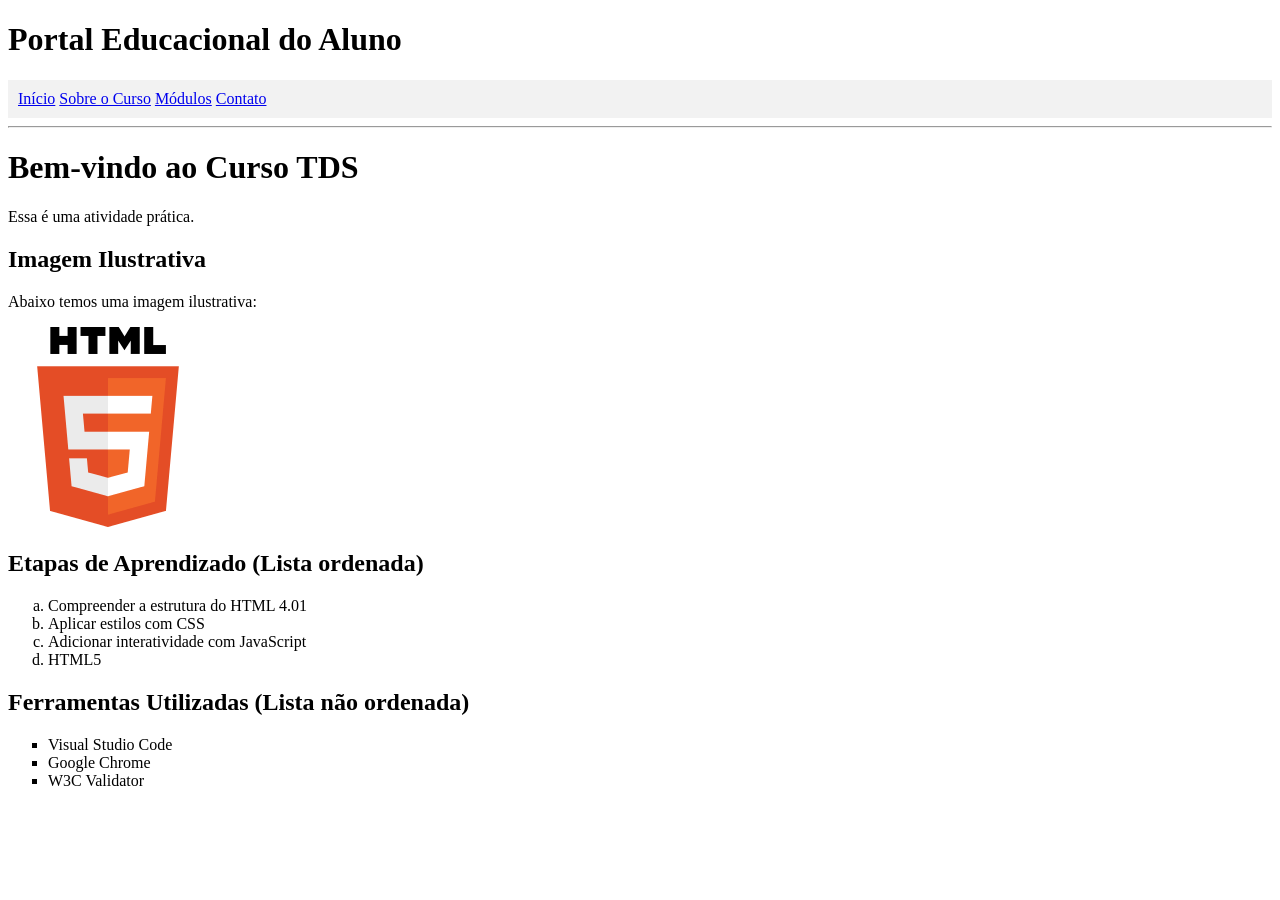
<file: Modulo_02/index.html>
<!DOCTYPE html>
<html lang="pt-BR">
<head>
    <meta charset="UTF-8">
    <meta name="viewport" content="width=device-width, initial-scale=1.0">
    <title> Atividade Prática</title>
</head>
<body>
    <!--TOPO E MENU DE NAVEGAÇÃO-->
    <div id="topo"> 
        <h1 style="font-size:20;">Portal Educacional do Aluno</h1>
        <div id="menu"style="background-color: #f2f2f2; padding: 10px;">
            <a href="#inicio">Início</a>
            <a href="#sobre">Sobre o Curso</a>
            <a href="#modulos">Módulos</a>
            <a href="#contato">Contato</a> 
        </div>
    </div>
    <hr>

    <div id="Conteudo">
        <h1>Bem-vindo ao Curso TDS</h1>
        <p>Essa é uma atividade prática.</p>

        <h2>Imagem Ilustrativa</h2>
        <p>Abaixo temos uma imagem ilustrativa:</p>
        <img src="/Modulo_02/Imangem/HTML5.png" alt="HTML5" width="200" title="HTML5">
    </div>

    <h2>Etapas de Aprendizado (Lista ordenada)</h2>
    <ol type="a">
        <li>Compreender a estrutura do HTML 4.01</li>
        <li>Aplicar estilos com CSS</li>
        <li>Adicionar interatividade com JavaScript</li>
        <li>HTML5</li>
    </ol>

    <h2>Ferramentas Utilizadas (Lista não ordenada)</h2>
    <ul type="square">
        <li>Visual Studio Code</li>
        <li>Google Chrome</li>
        <li>W3C Validator</li>
    </ul>


</body>
</html>
</file>
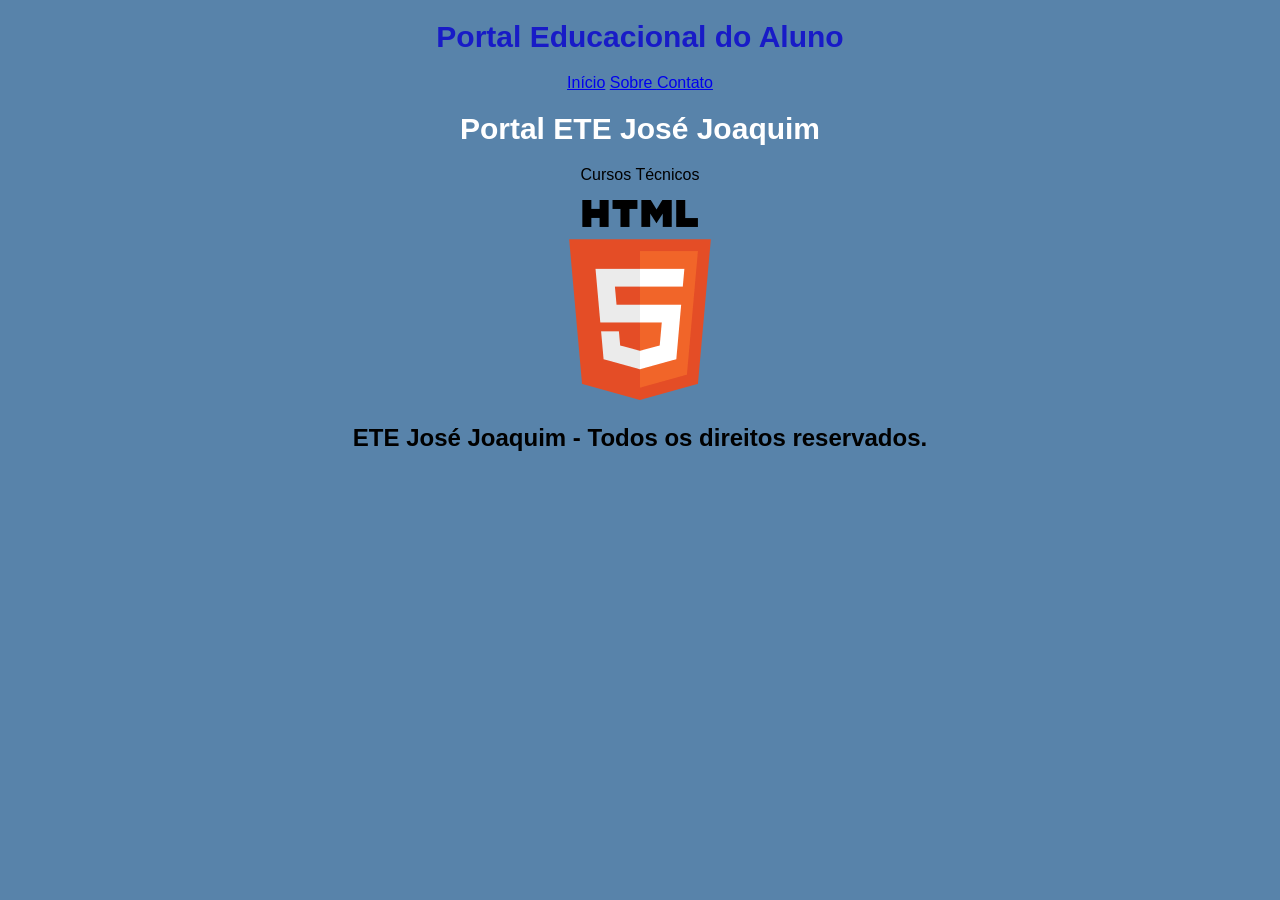
<file: Modulo_02/exercicio01/index.html>
<!DOCTYPE html>
<html lang="pt-BR">
<head>
    <meta charset="UTF-8">
    <meta name="viewport" content="width=device-width, initial-scale=1.0">
    <title>Porta ETE</title>
    
    <style>
    body{
    background-color: rgb(88, 131, 170);
    font-family: Arial, Helvetica, sans-serif;
    text-align: center;
    }
    h1{
        color: rgb(255, 255, 255);
        font-size: 30px;    
    }
    .titulo1{
        color: rgb(24, 27, 199);
        font-size: 30px;    

    }
    </style>

</head>
<body>
    <h1 class="titulo1">Portal Educacional do Aluno</h1>
    <div id="topo">
        <div id="menu">
            <a href="index.html"> Início</a>
            <a href="sobre.html"> Sobre </a>
            <a href="contato.html">Contato</a>
        </div>
    </div>
    <div id="conteudo">
        <h1>Portal ETE José Joaquim</h1>
        <p>Cursos Técnicos</p>
        <img src="/Modulo_02/Imangem/HTML5.png" alt="HTML5" width="200" title="HTML5">
    </div>

    <div id="rodape">
        <h2> ETE José Joaquim - Todos os direitos reservados.</h2>
    </div>
</body>
</html>
</file>
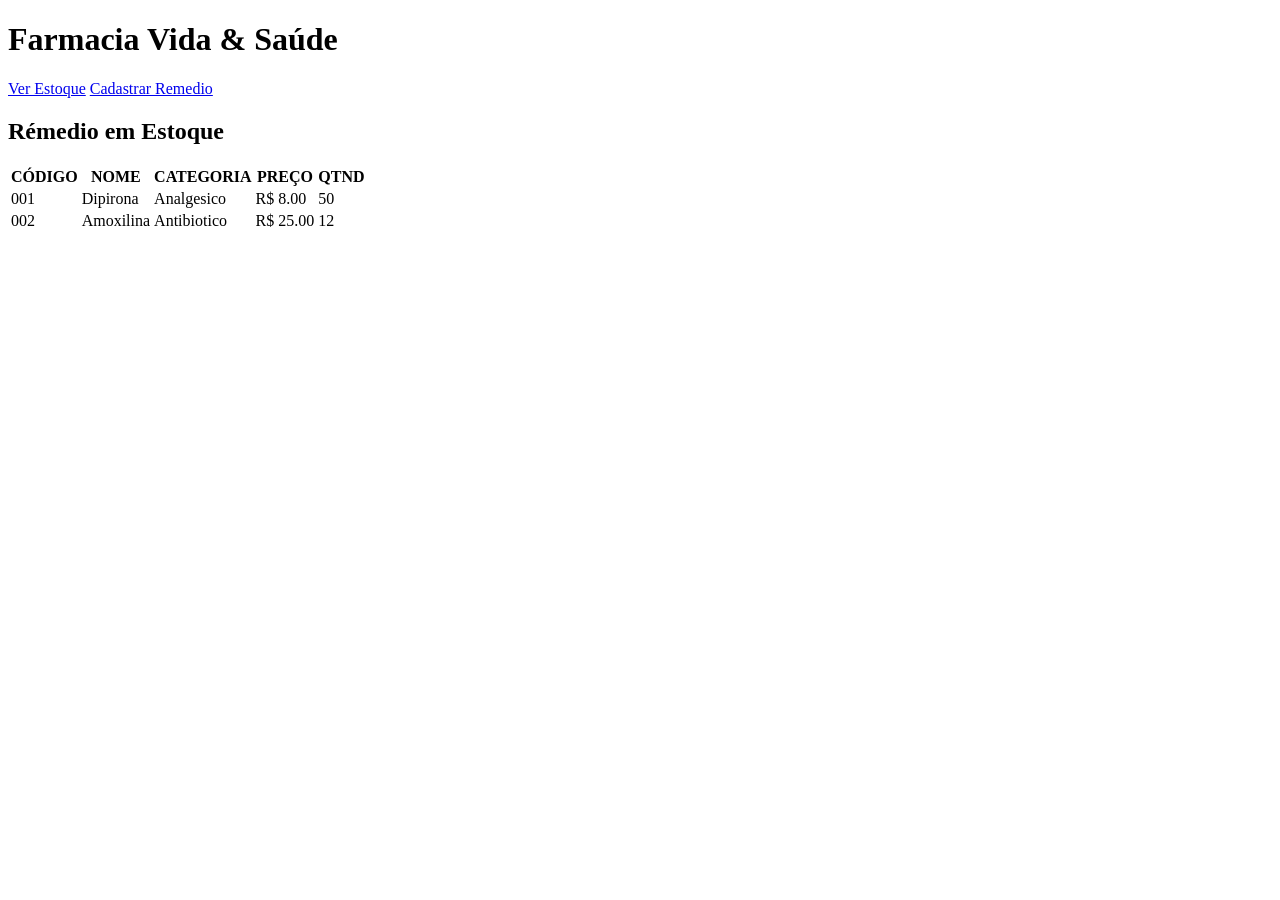
<file: exercicio04/formulario.html>
<!DOCTYPE html>
<html lang="en">
<head>
    <meta charset="UTF-8">
    <meta name="viewport" content="width=device-width, initial-scale=1.0">
    <title>Document</title>
</head>
<body>
<header></header>
 <h1>Farmacia Vida & Saúde</h1>
 </header>

<!----MENU NAVEGA ENTRE OS ARQUIVOS-->

 <nav>
    <a href="tabela.html">Ver Estoque</a>
    <a href="formulario.html"> Cadastrar Remedio</a>
 </nav>

 <h2>Rémedio em Estoque</h2>
 <table>
    <thead>

        <th>CÓDIGO</th>
        <th>NOME</th>
        <th>CATEGORIA</th>
        <th>PREÇO</th>
        <th>QTND</th>
        </tr>
    </thead>
    <tr>
        <td>001</td>
        <td>Dipirona</td>
        <td>Analgesico</td>
        <td>R$ 8.00</td>
        <td>  50</td>
        </tr>
        <tr>

            <td>002</td>
            <td>Amoxilina</td>
            <td>Antibiotico</td>
            <td>R$ 25.00</td>
            <td>12</td>

        </tr>

    </tr>
 </table>
</body>
</html>
</file>
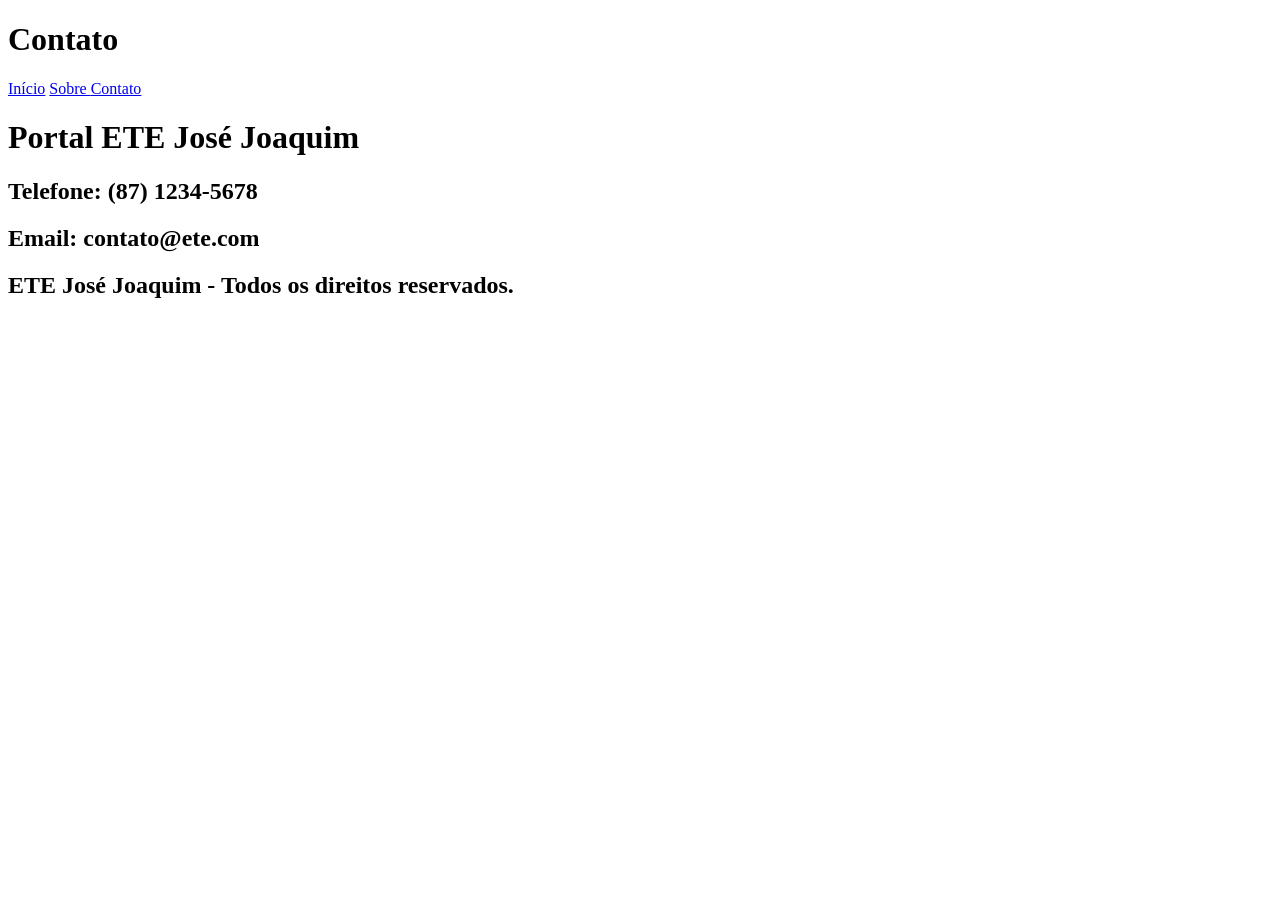
<file: Modulo_02/exercicio01/contato.html>
<!DOCTYPE html>
<html lang="pt-BR">
<head>
    <meta charset="UTF-8">
    <meta name="viewport" content="width=device-width, initial-scale=1.0">
    <title>Porta ETE</title>
</head>
<body>
    <h1>Contato</h1>
    <div id="topo">
        <div id="menu">
            <a href="index.html"> Início</a>
            <a href="sobre.html"> Sobre </a>
            <a href="contato.html">Contato</a>
        </div>
    </div>
    
    <div id="conteudo">
        <h1>Portal ETE José Joaquim </h1>
        <h2>Telefone: (87) 1234-5678</h2>
        <h2>Email: contato@ete.com</h2>
    </div>

    <div id="rodape">
        <h2>ETE José Joaquim - Todos os direitos reservados.</h2>
    </div>
</body>
</html>
</file>
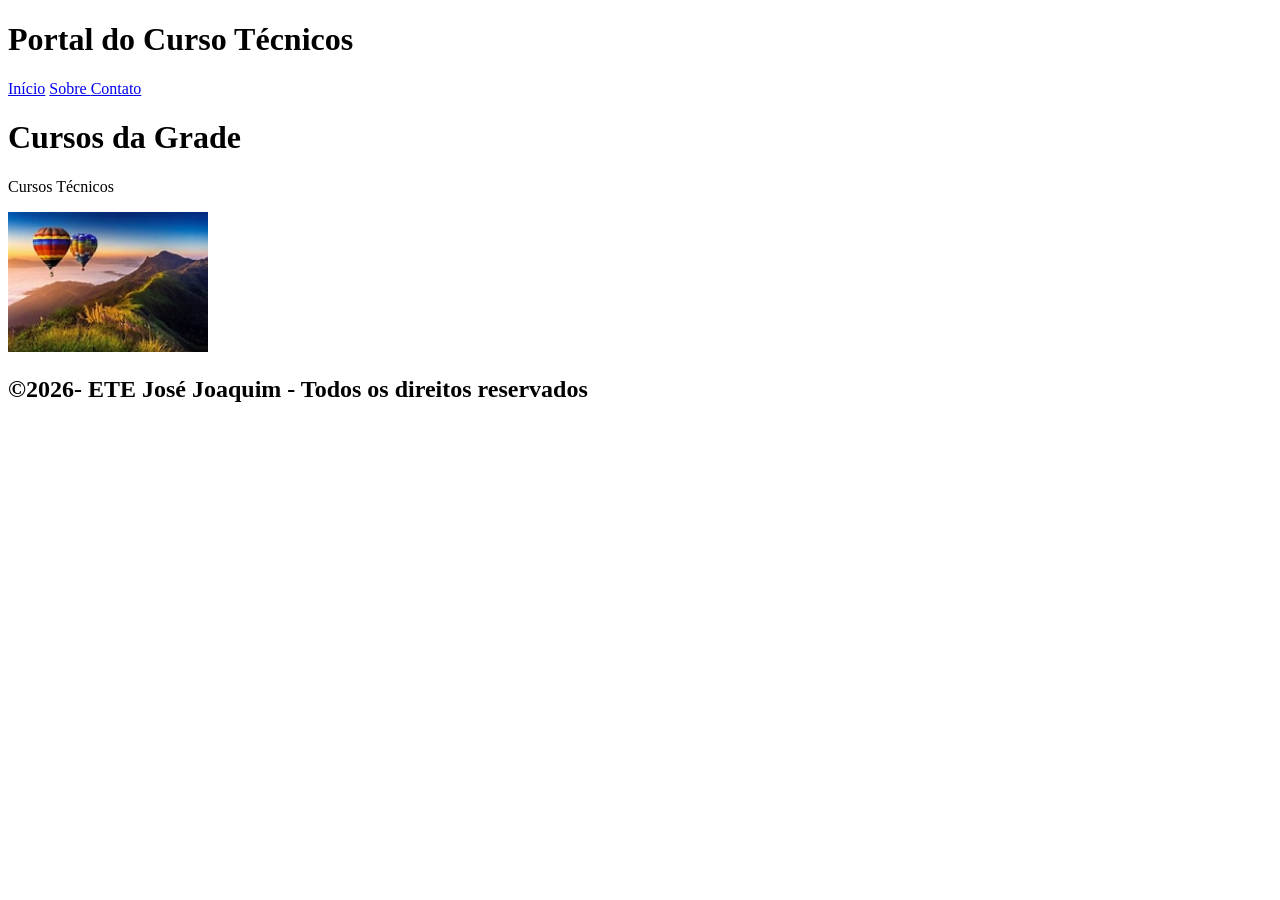
<file: Modulo_02/exercicio01/sobre.html>
<!DOCTYPE html>
<html lang="pt-BR">
<head>
    <meta charset="UTF-8">
    <meta name="viewport" content="width=device-width, initial-scale=1.0">
    <title>Porta ETE</title>
</head>
<body>
    <h1>Portal do Curso Técnicos</h1>
    <div id="topo">
        <div id="menu">
            <a href="index.html"> Início</a>
            <a href="sobre.html"> Sobre </a>
            <a href="contato.html">Contato</a>
        </div>
    </div>
    
    <div id="conteudo">
        <h1>Cursos da Grade</h1>
        <p>Cursos Técnicos</p>
        <img src="/Modulo_02/Imangem/IMAGENS.jpg" alt="IMAGENS" width="200" title="IMAGENS">
    </div>

    <div id="rodape">
        <h2>&copy;2026- ETE José Joaquim - Todos os direitos reservados</h2>
    </div>
</body>
</html>
</file>
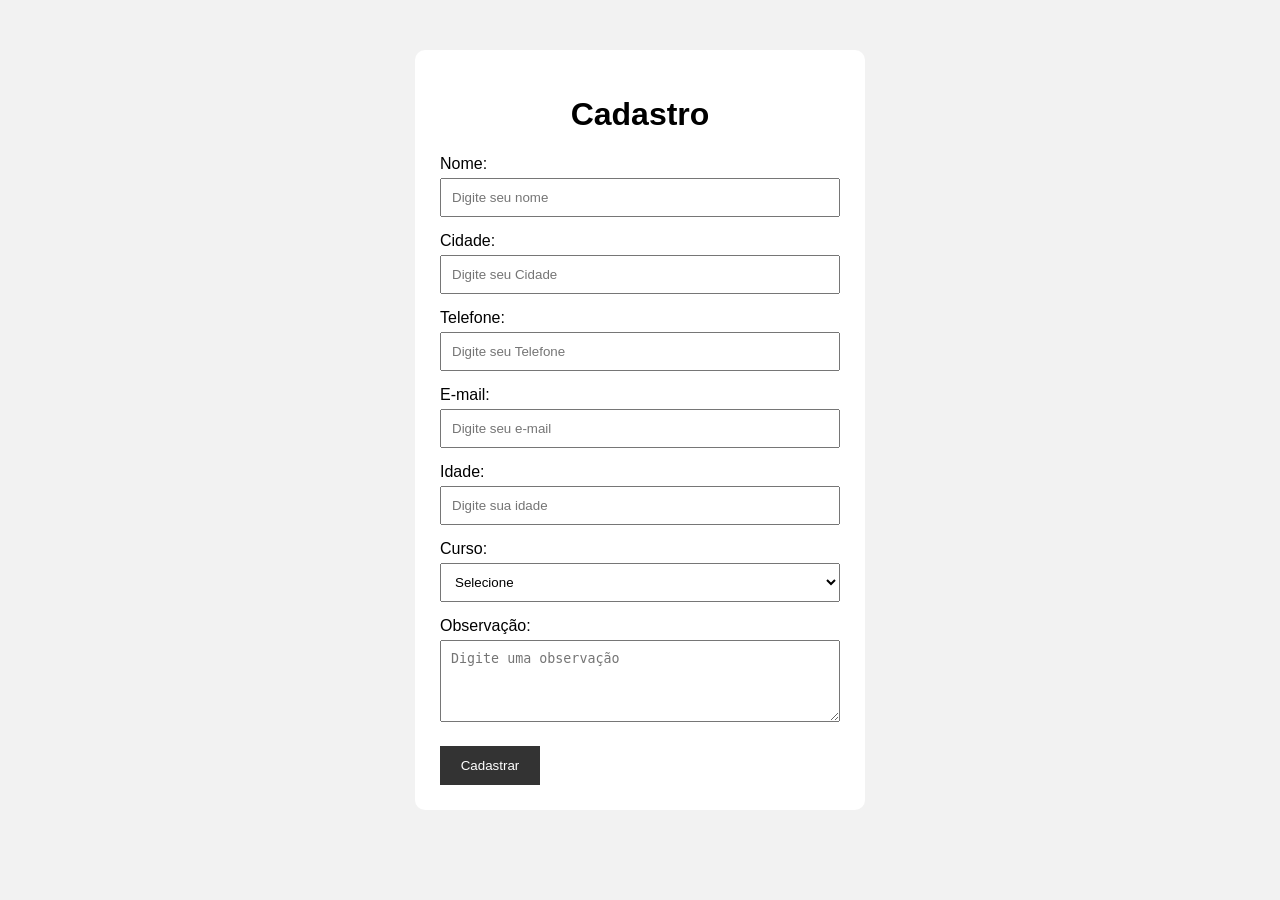
<file: Modulo_02/exercicio02/formulario.html>
<!DOCTYPE html>
<html lang="pt-BR">

<head>
<meta charset="UTF-8">
<meta name="viewport"
    content="width=device-width, initial-scale=1.0">
<title>Formulário</title>

<style>
    body{
        font-family:Arial, sans-serif;
        background-color: #f2f2f2;
    }

    .formulario {
        width: 400px;
        margin: 50px auto;
        background-color: white;
        padding:25px;
        border-radius: 10px;
    }

    h1 {
        text-align: center;
    }
    label {
        display: block;
        margin-top: 15px;
        margin-bottom: 5px;
    }
    
    input,
    select,
    textarea {
        width: 100%;
        padding: 10px;
        box-sizing: border-box;
    }

    button {
        width: 100px;
        margin-top: 20px;
        padding: 12px;
        background-color: #333;
        color:white;
        border:none;
        cursor:pointer;
    }
    
    button:hover {
        background-color: #555;
    }
</style>
</head>

<body>

<div class="formulario">

<h1> Cadastro</h1>

<form>

    <label for="nome">Nome:</label>
    <input type="text"
        id="nome"
        placeholder="Digite seu nome">

    <label for="cidade">Cidade:</label>
    <input type="text"
        id="cidade"
        placeholder="Digite seu Cidade">

    <label for="telefone">Telefone:</label>
    <input type="tel"
        id="telefone"
        placeholder="Digite seu Telefone">

    <label for="email">E-mail:</label>
    <input type="email"
            id="email"
            placeholder="Digite seu e-mail">

    <label for="idade">Idade:</label>
    <input type="number"
    id="idade"
    placeholder="Digite sua idade">

<label for="curso">Curso:</label>

<select id="curso">
<option value="">Selecione</option>
<option value="tds">
            Desenvolvimento de Sistemas
</option>
<option value="adm">
            Administração
</option>
<option value="enfermagem">
            Enfermagem
</option>
</select>

<label for="mensagem">Observação:</label>

<textarea id="mensagem"
               rows="4"
               placeholder="Digite uma observação"></textarea>
               
<button type="submit">
            Cadastrar
</button>
</form>
</div>
</body>
</html>
</file>
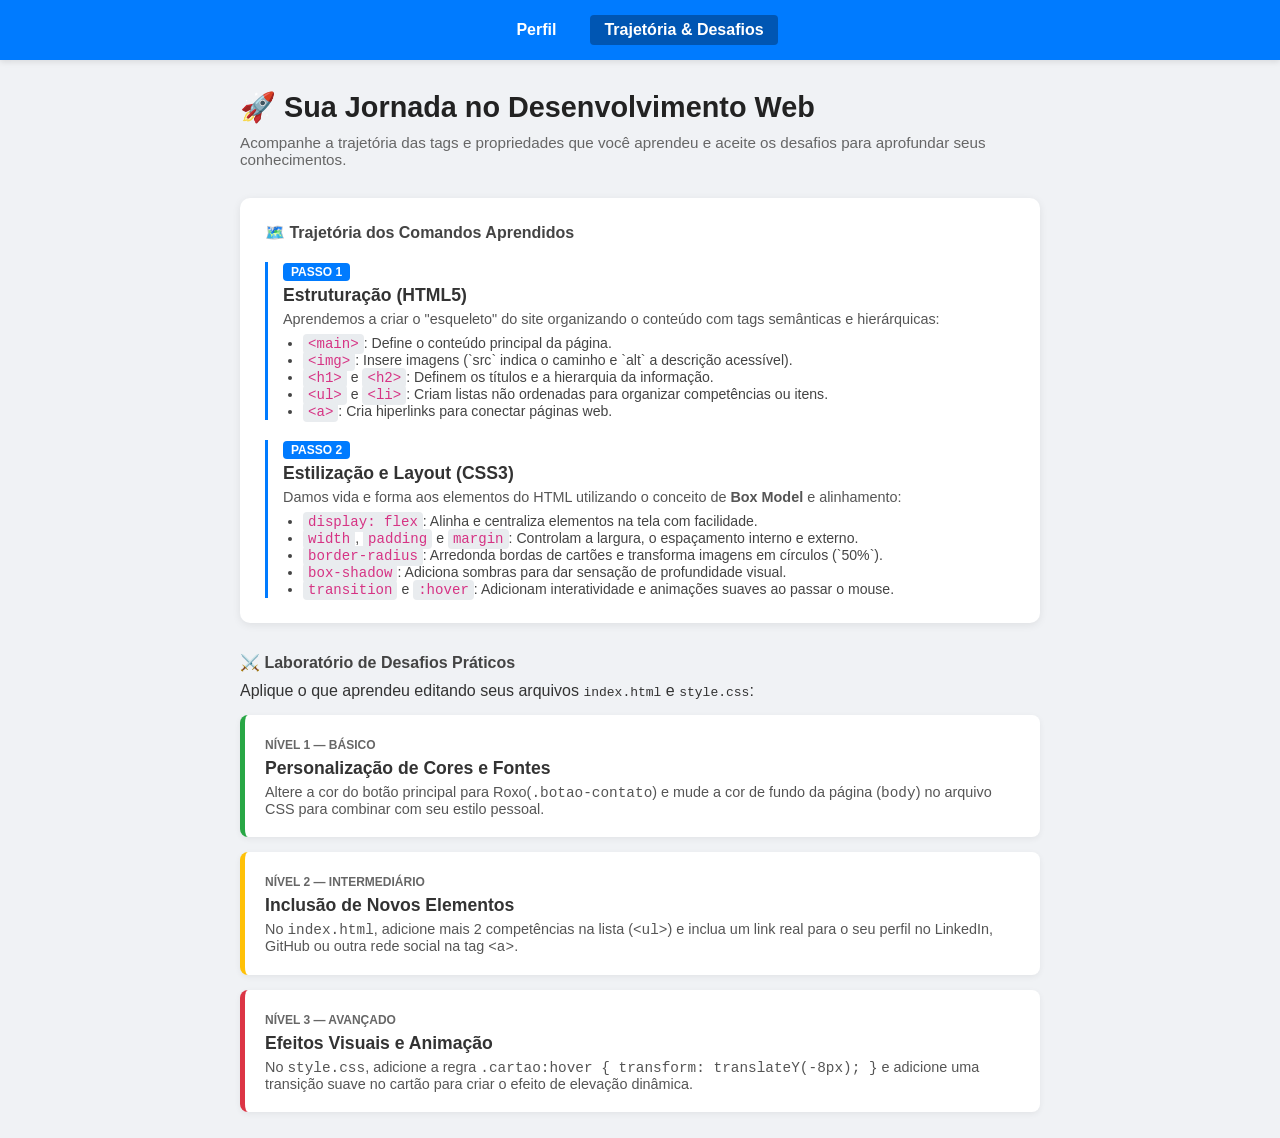
<file: Modulo_02/exercicio03/desafios.html>
<!DOCTYPE html>
<html lang="pt-BR">
<head>
  <meta charset="UTF-8">
  <meta name="viewport" content="width=device-width, initial-scale=1.0">
  <title>Trajetória & Desafios HTML/CSS</title>
  <link rel="stylesheet" href="style.css">
</head>
<body>

  <!-- Menu de Navegação -->
  <nav class="menu-navegacao">
    <a href="index.html">Perfil</a>
    <a href="desafios.html" class="ativo">Trajetória & Desafios</a>
  </nav>

  <main class="conteiner-desafios">
    <h1>🚀 Sua Jornada no Desenvolvimento Web</h1>
    <p class="subtitulo">Acompanhe a trajetória das tags e propriedades que você aprendeu e aceite os desafios para aprofundar seus conhecimentos.</p>

    <!-- Linha do Tempo / Trajetória -->
    <section class="secao-trajetoria">
      <h2>🗺️ Trajetória dos Comandos Aprendidos</h2>

      <div class="etapa-trajetoria">
        <span class="passo">Passo 1</span>
        <h3>Estruturação (HTML5)</h3>
        <p>Aprendemos a criar o "esqueleto" do site organizando o conteúdo com tags semânticas e hierárquicas:</p>
        <ul>
          <li><code>&lt;main&gt;</code>: Define o conteúdo principal da página.</li>
          <li><code>&lt;img&gt;</code>: Insere imagens (`src` indica o caminho e `alt` a descrição acessível).</li>
          <li><code>&lt;h1&gt;</code> e <code>&lt;h2&gt;</code>: Definem os títulos e a hierarquia da informação.</li>
          <li><code>&lt;ul&gt;</code> e <code>&lt;li&gt;</code>: Criam listas não ordenadas para organizar competências ou itens.</li>
          <li><code>&lt;a&gt;</code>: Cria hiperlinks para conectar páginas web.</li>
        </ul>
      </div>

      <div class="etapa-trajetoria">
        <span class="passo">Passo 2</span>
        <h3>Estilização e Layout (CSS3)</h3>
        <p>Damos vida e forma aos elementos do HTML utilizando o conceito de <strong>Box Model</strong> e alinhamento:</p>
        <ul>
          <li><code>display: flex</code>: Alinha e centraliza elementos na tela com facilidade.</li>
          <li><code>width</code>, <code>padding</code> e <code>margin</code>: Controlam a largura, o espaçamento interno e externo.</li>
          <li><code>border-radius</code>: Arredonda bordas de cartões e transforma imagens em círculos (`50%`).</li>
          <li><code>box-shadow</code>: Adiciona sombras para dar sensação de profundidade visual.</li>
          <li><code>transition</code> e <code>:hover</code>: Adicionam interatividade e animações suaves ao passar o mouse.</li>
        </ul>
      </div>
    </section>

    <!-- Bloco de Desafios Práticos -->
    <section class="secao-desafios">
      <h2>⚔️ Laboratório de Desafios Práticos</h2>
      <p>Aplique o que aprendeu editando seus arquivos <code>index.html</code> e <code>style.css</code>:</p>

      <div class="card-desafio nivel-facil">
        <span class="tag-nivel">Nível 1 — Básico</span>
        <h3>Personalização de Cores e Fontes</h3>
        <p>Altere a cor do botão principal para Roxo(<code>.botao-contato</code>) e mude a cor de fundo da página (<code>body</code>) no arquivo CSS para combinar com seu estilo pessoal.</p>
      </div>

      <div class="card-desafio nivel-medio">
        <span class="tag-nivel">Nível 2 — Intermediário</span>
        <h3>Inclusão de Novos Elementos</h3>
        <p>No <code>index.html</code>, adicione mais 2 competências na lista (<code>&lt;ul&gt;</code>) e inclua um link real para o seu perfil no LinkedIn, GitHub ou outra rede social na tag <code>&lt;a&gt;</code>.</p>
      </div>

      <div class="card-desafio nivel-dificil">
        <span class="tag-nivel">Nível 3 — Avançado</span>
        <h3>Efeitos Visuais e Animação</h3>
        <p>No <code>style.css</code>, adicione a regra <code>.cartao:hover { transform: translateY(-8px); }</code> e adicione uma transição suave no cartão para criar o efeito de elevação dinâmica.</p>
      </div>
    </section>
  </main>

</body>
</html>
</file>
<file: Modulo_02/exercicio03/style.css>
/* RESET BÁSICO */
* {
  margin: 0;
  padding: 0;
  box-sizing: border-box;
}

body {
  font-family: 'Segoe UI', Tahoma, Geneva, Verdana, sans-serif;
  background-color: #f0f2f5;
  color: #333;
  display: flex;
  flex-direction: column;
  align-items: center;
  min-height: 100vh;
  padding-bottom: 40px;
}

/* MENU DE NAVEGAÇÃO */
.menu-navegacao {
  background-color: #007bff;
  width: 100%;
  padding: 15px;
  display: flex;
  justify-content: center;
  gap: 20px;
  box-shadow: 0 2px 6px rgba(0,0,0,0.1);
  margin-bottom: 30px;
}

.menu-navegacao a {
  color: #ffffff;
  text-decoration: none;
  font-weight: 600;
  padding: 6px 14px;
  border-radius: 4px;
  transition: background-color 0.2s;
}

.menu-navegacao a:hover,
.menu-navegacao a.ativo {
  background-color: #0056b3;
}

/* CARTÃO DE PERFIL (INDEX.HTML) */
.cartao {
  background-color: #ffffff;
  width: 320px;
  padding: 25px;
  border-radius: 12px;
  box-shadow: 0 4px 12px rgba(0, 0, 0, 0.1);
  text-align: center;
  transition: transform 0.3s ease, box-shadow 0.3s ease;
}

.foto {
  border-radius: 50%;
  margin-bottom: 15px;
  border: 3px solid #007bff;
}

h1 {
  font-size: 1.4rem;
  color: #222;
  margin-bottom: 5px;
}

.cargo {
  font-size: 0.9rem;
  color: #007bff;
  font-weight: 600;
  margin-bottom: 15px;
}

.bio {
  font-size: 0.85rem;
  color: #666;
  margin-bottom: 20px;
  line-height: 1.4;
}

h2 {
  font-size: 1rem;
  color: #444;
  margin-bottom: 10px;
}

.habilidades {
  list-style: none;
  margin-bottom: 20px;
}

.habilidades li {
  background-color: #e9ecef;
  color: #495057;
  font-size: 0.8rem;
  padding: 6px 12px;
  border-radius: 15px;
  display: inline-block;
  margin: 3px;
}

.botao-contato {
  display: inline-block;
  text-decoration: none;
  background-color: #420262;
  color: hsl(0, 0%, 100%);
  padding: 10px 20px;
  border-radius: 6px;
  font-weight: bold;
  font-size: 0.9rem;
  transition: background-color 0.3s;
}

.botao-contato:hover {
  background-color: #0056b3;
}

/* PÁGINA DE DESAFIOS (DESAFIOS.HTML) */
.conteiner-desafios {
  max-width: 800px;
  width: 90%;
}

.conteiner-desafios h1 {
  font-size: 1.8rem;
  margin-bottom: 10px;
}

.subtitulo {
  color: #666;
  margin-bottom: 30px;
  font-size: 0.95rem;
}

/* TRAJETÓRIA DOS COMANDOS */
.secao-trajetoria {
  background-color: #ffffff;
  padding: 25px;
  border-radius: 10px;
  box-shadow: 0 2px 8px rgba(0, 0, 0, 0.08);
  margin-bottom: 30px;
}

.etapa-trajetoria {
  border-left: 3px solid #007bff;
  padding-left: 15px;
  margin-top: 20px;
}

.passo {
  background-color: #007bff;
  color: white;
  font-size: 0.75rem;
  padding: 2px 8px;
  border-radius: 4px;
  font-weight: bold;
  text-transform: uppercase;
}

.etapa-trajetoria h3 {
  margin: 5px 0;
  font-size: 1.1rem;
}

.etapa-trajetoria p {
  font-size: 0.9rem;
  color: #555;
  margin-bottom: 8px;
}

.etapa-trajetoria ul {
  margin-left: 20px;
  font-size: 0.88rem;
  color: #444;
}

.etapa-trajetoria code {
  background-color: #e9ecef;
  padding: 2px 5px;
  border-radius: 4px;
  color: #d63384;
  font-family: monospace;
}

/* CARDS DE DESAFIOS */
.secao-desafios h2 {
  margin-bottom: 10px;
}

.card-desafio {
  background-color: #ffffff;
  padding: 20px;
  border-radius: 8px;
  margin-top: 15px;
  box-shadow: 0 2px 6px rgba(0, 0, 0, 0.06);
  border-left: 5px solid #ccc;
}

.nivel-facil { border-left-color: #28a745; }
.nivel-medio { border-left-color: #ffc107; }
.nivel-dificil { border-left-color: #dc3545; }

.tag-nivel {
  font-size: 0.75rem;
  font-weight: bold;
  text-transform: uppercase;
  color: #666;
}

.card-desafio h3 {
  font-size: 1.1rem;
  margin: 5px 0;
}

.card-desafio p {
  font-size: 0.9rem;
  color: #555;
}
</file>
